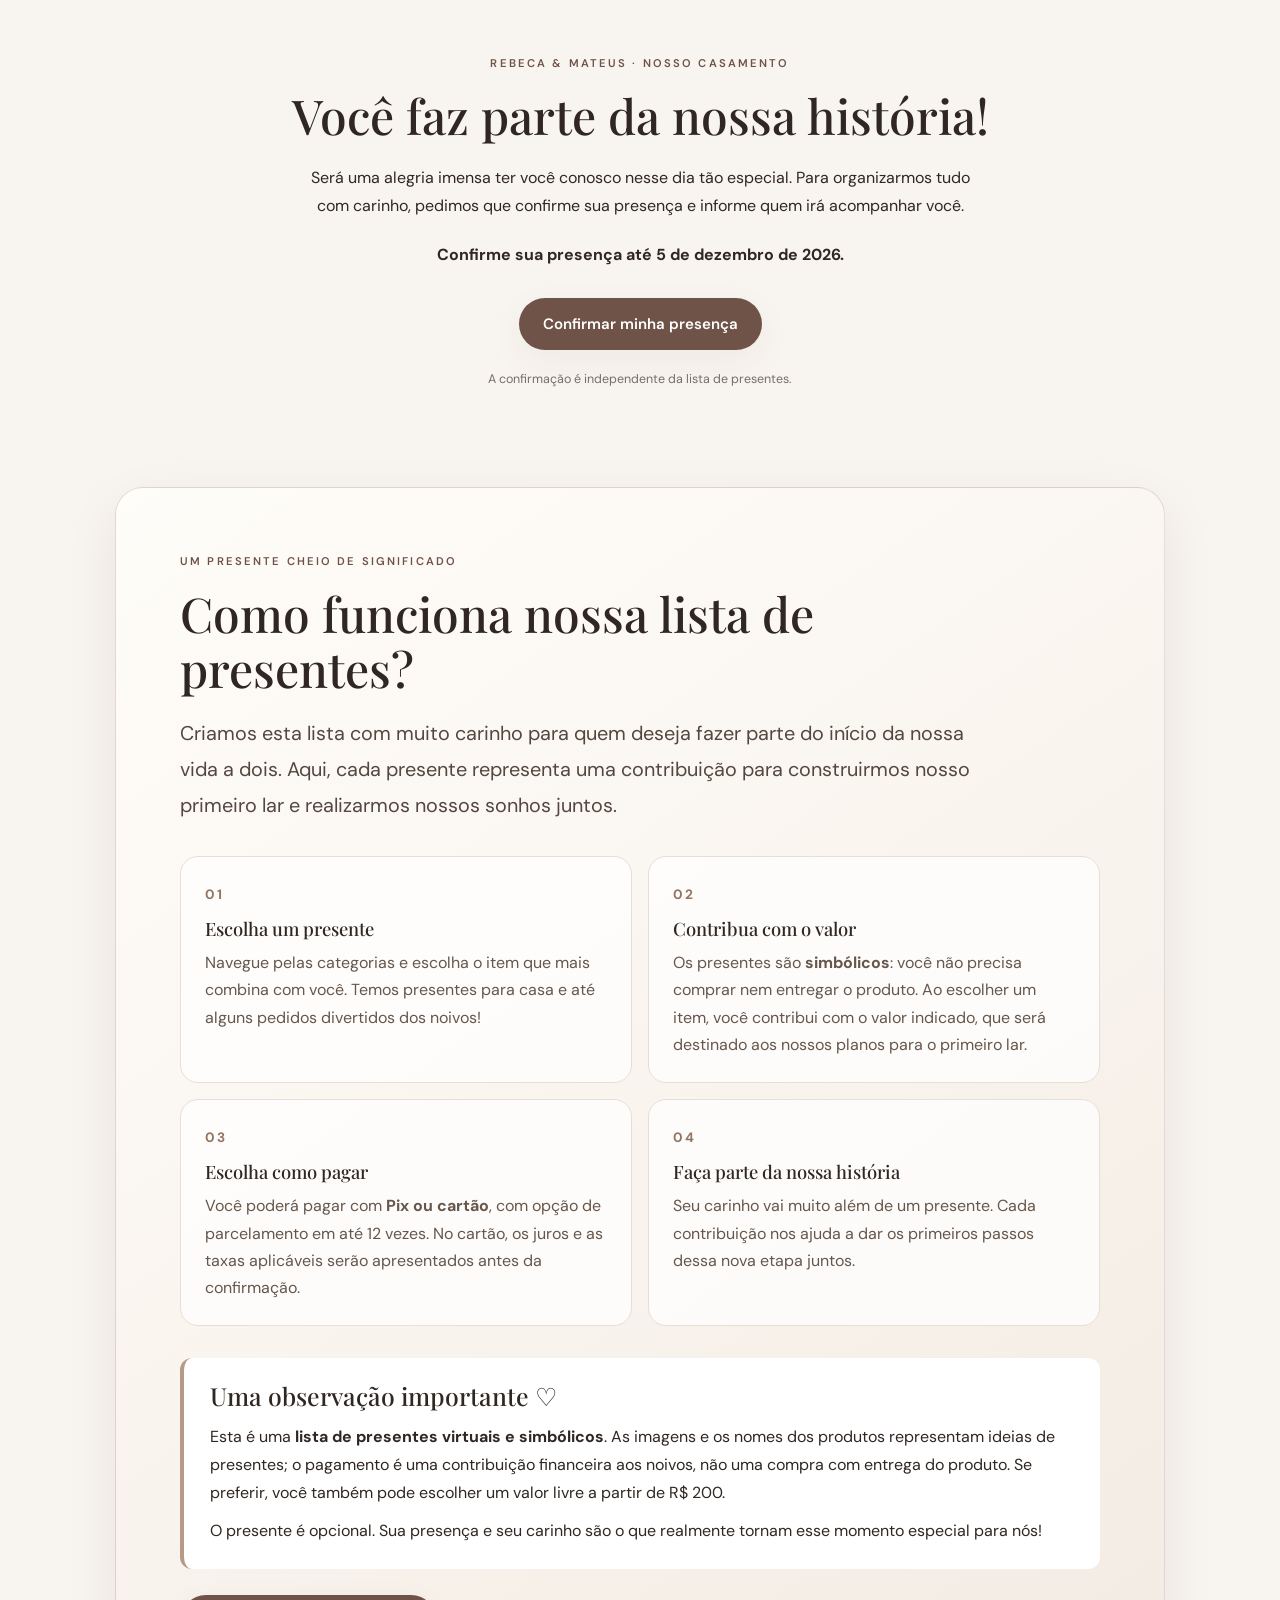
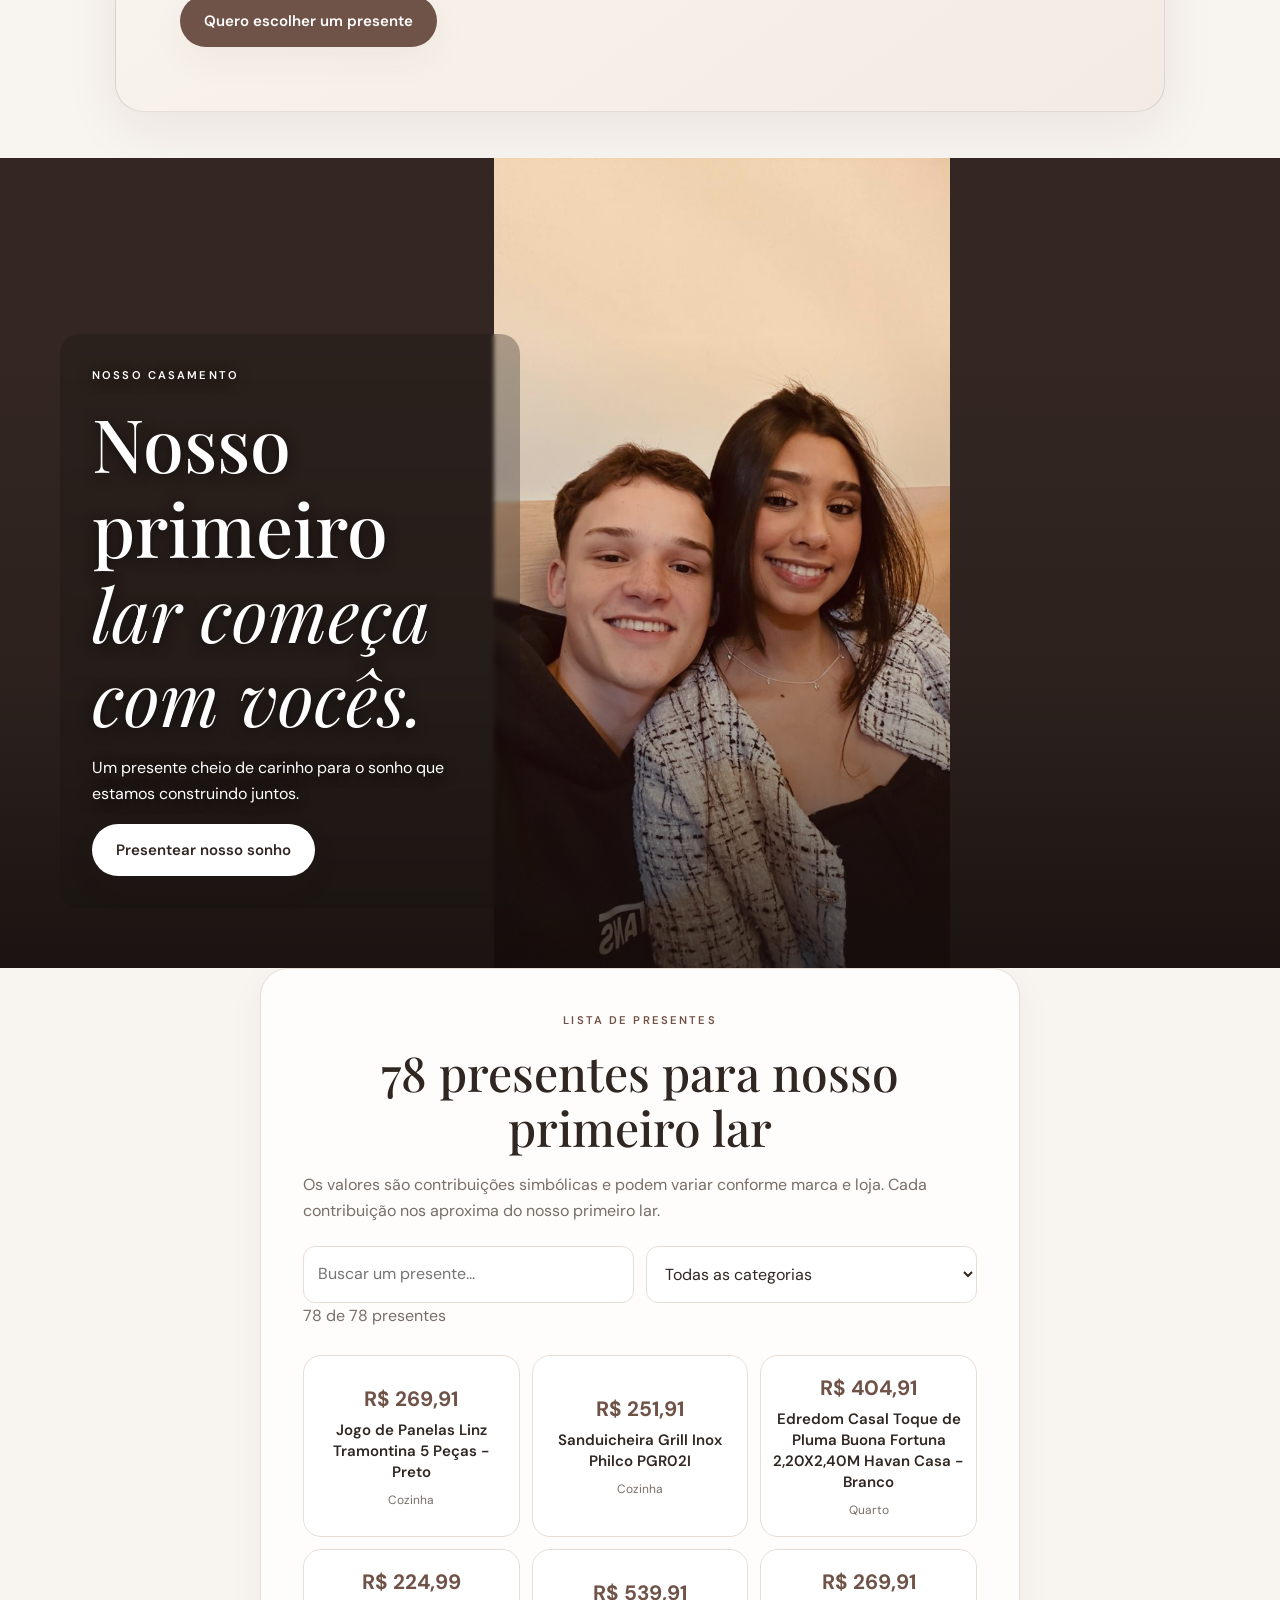
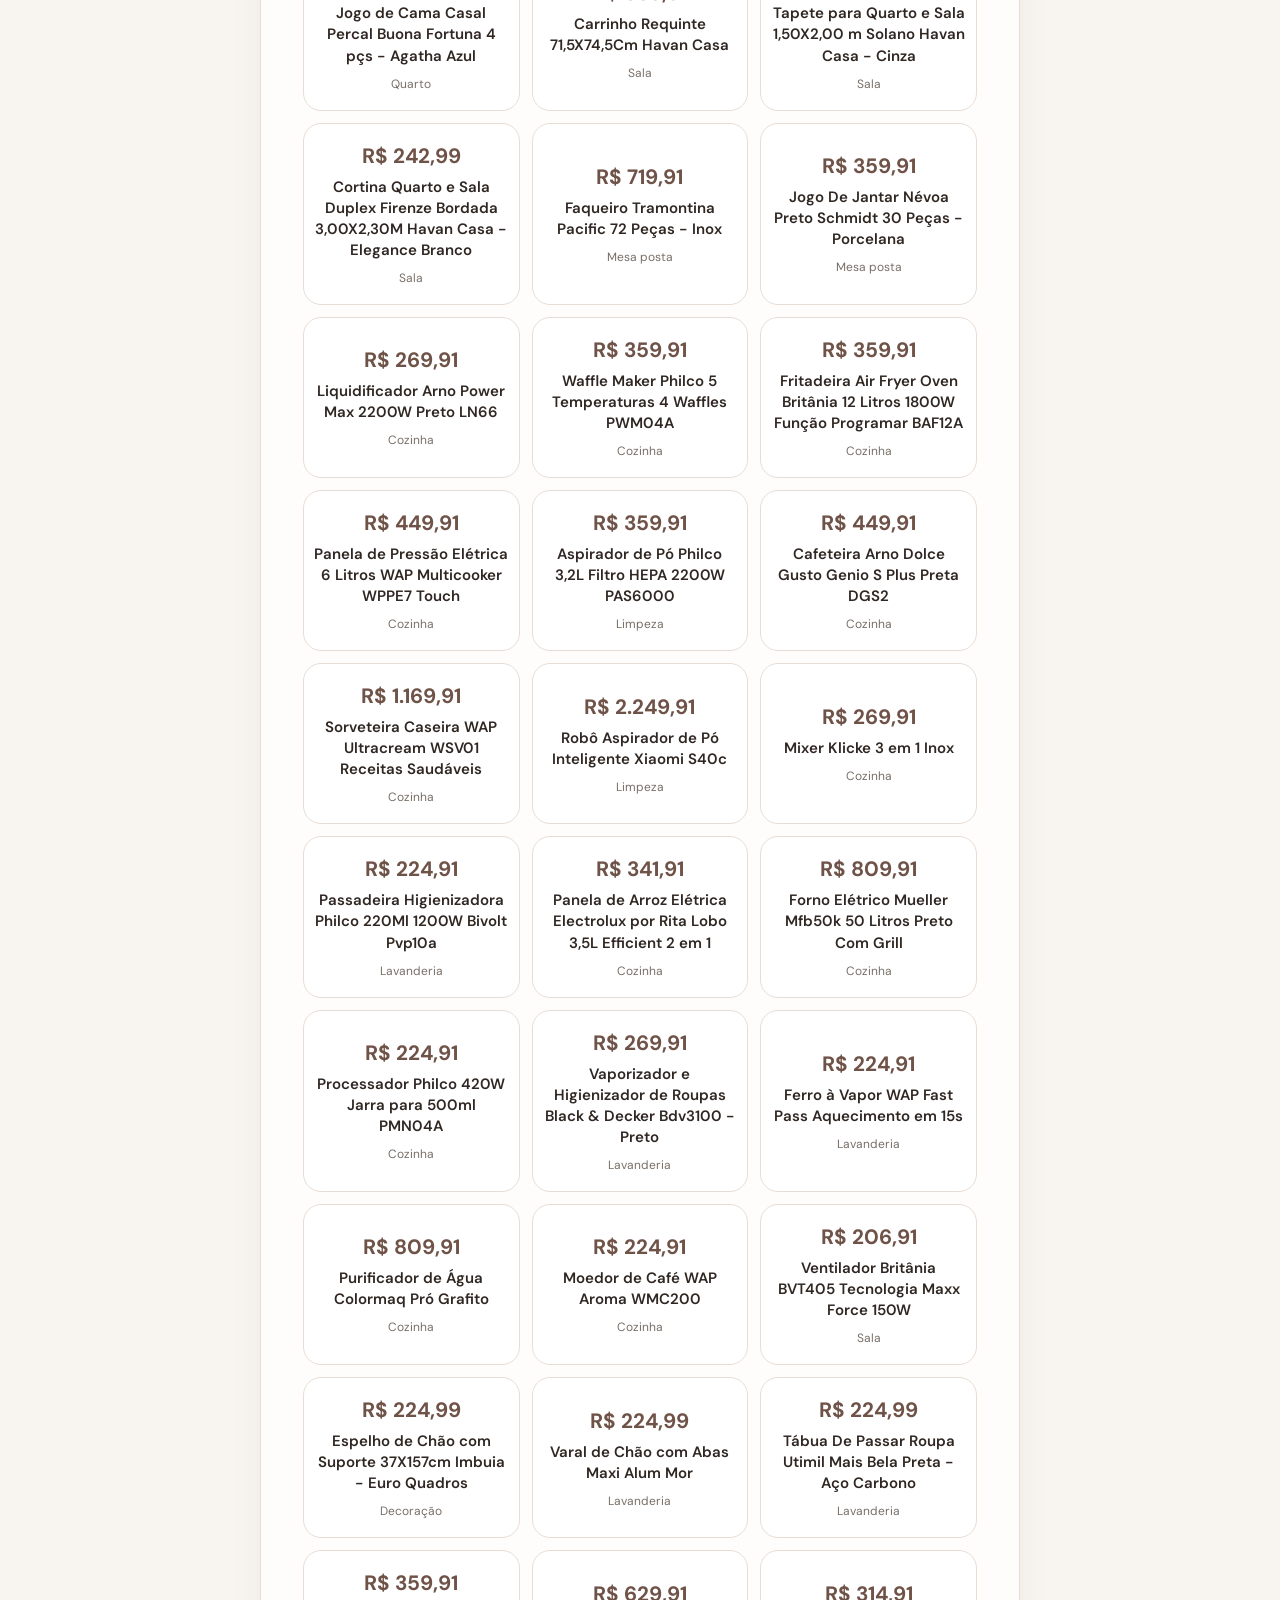
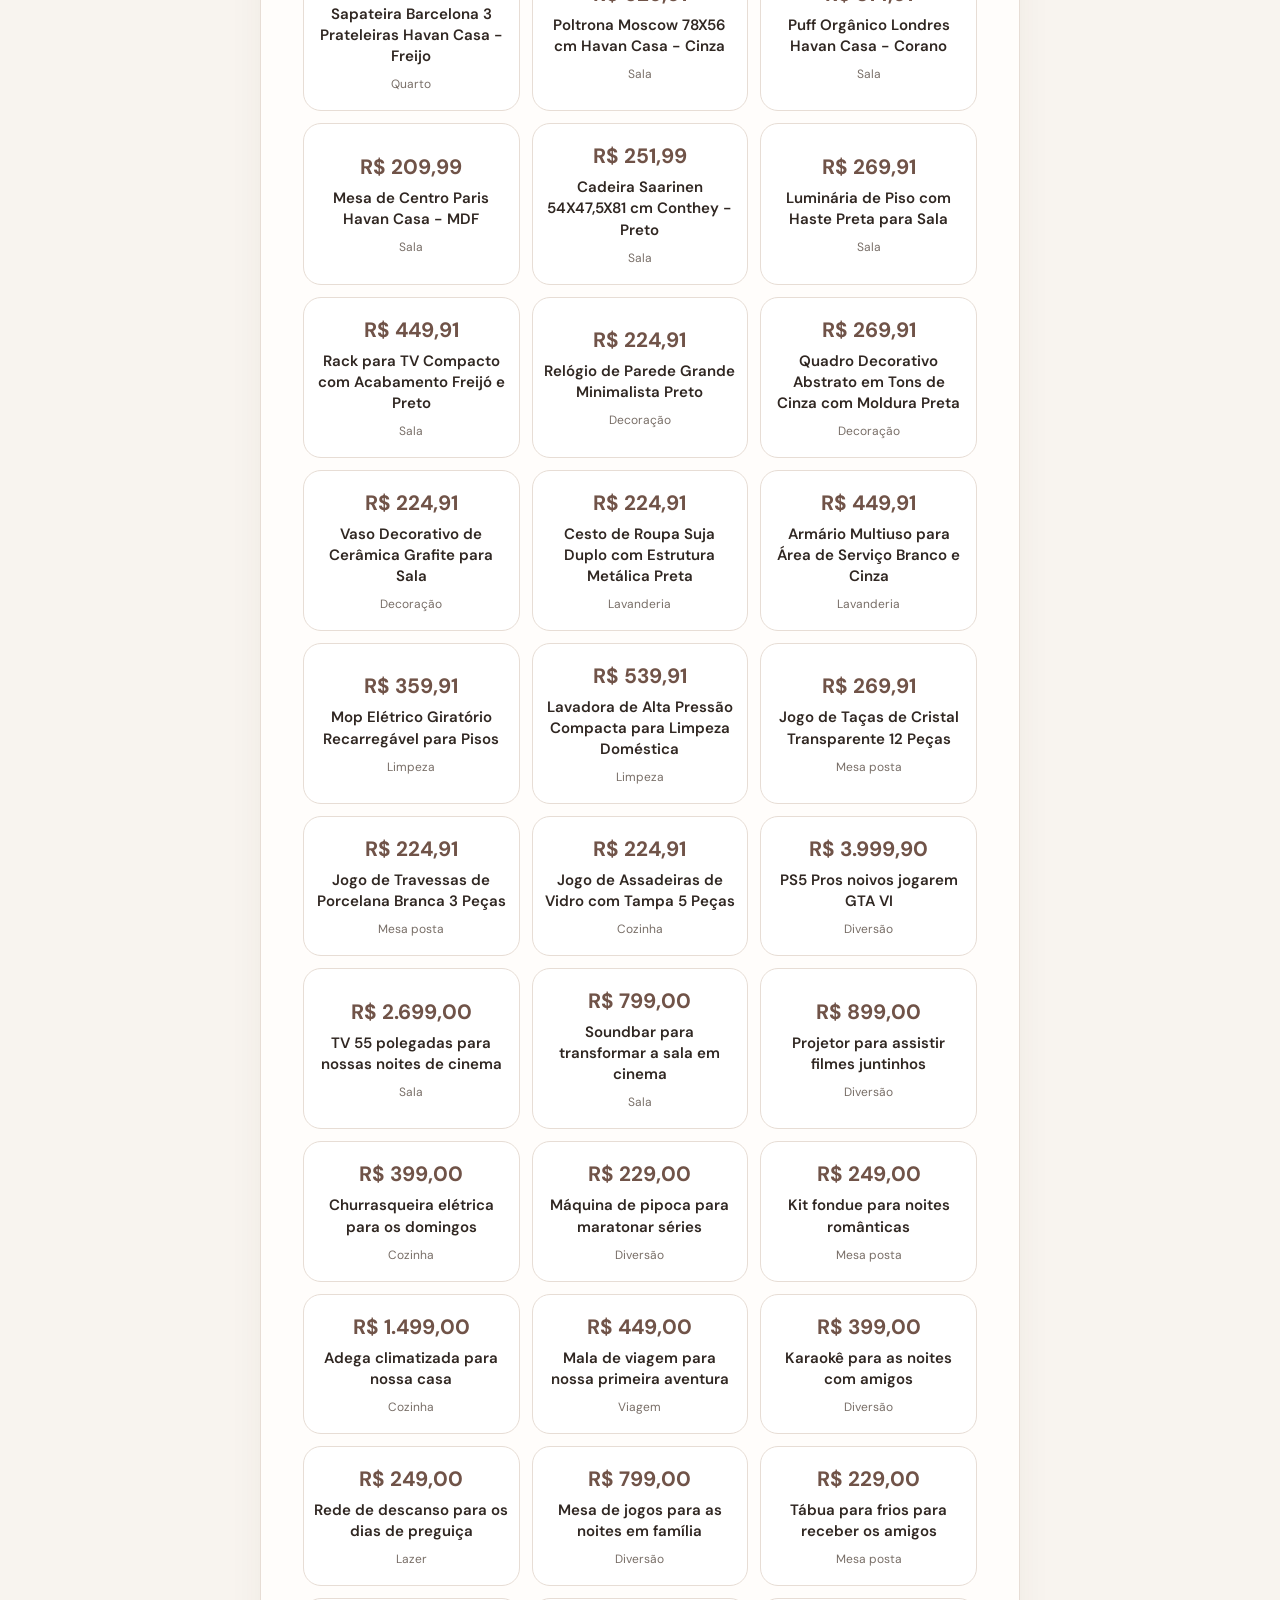
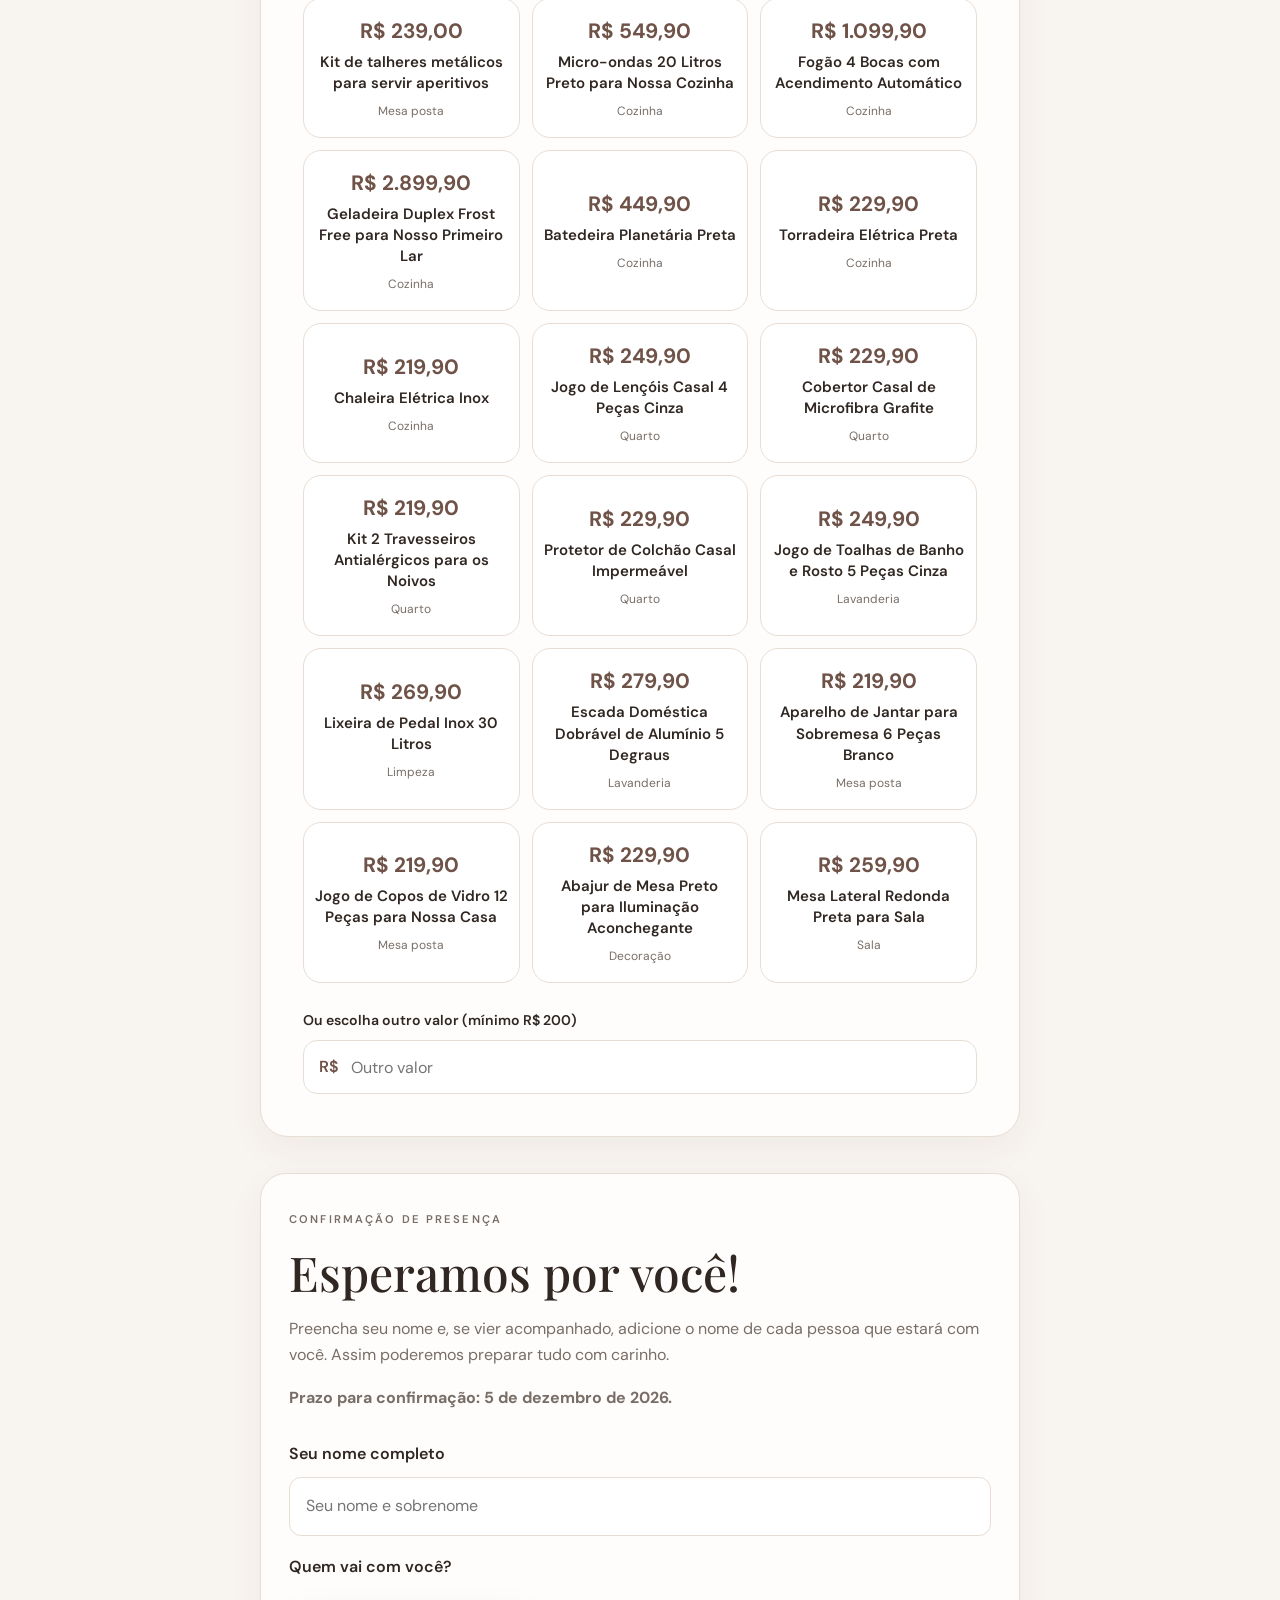
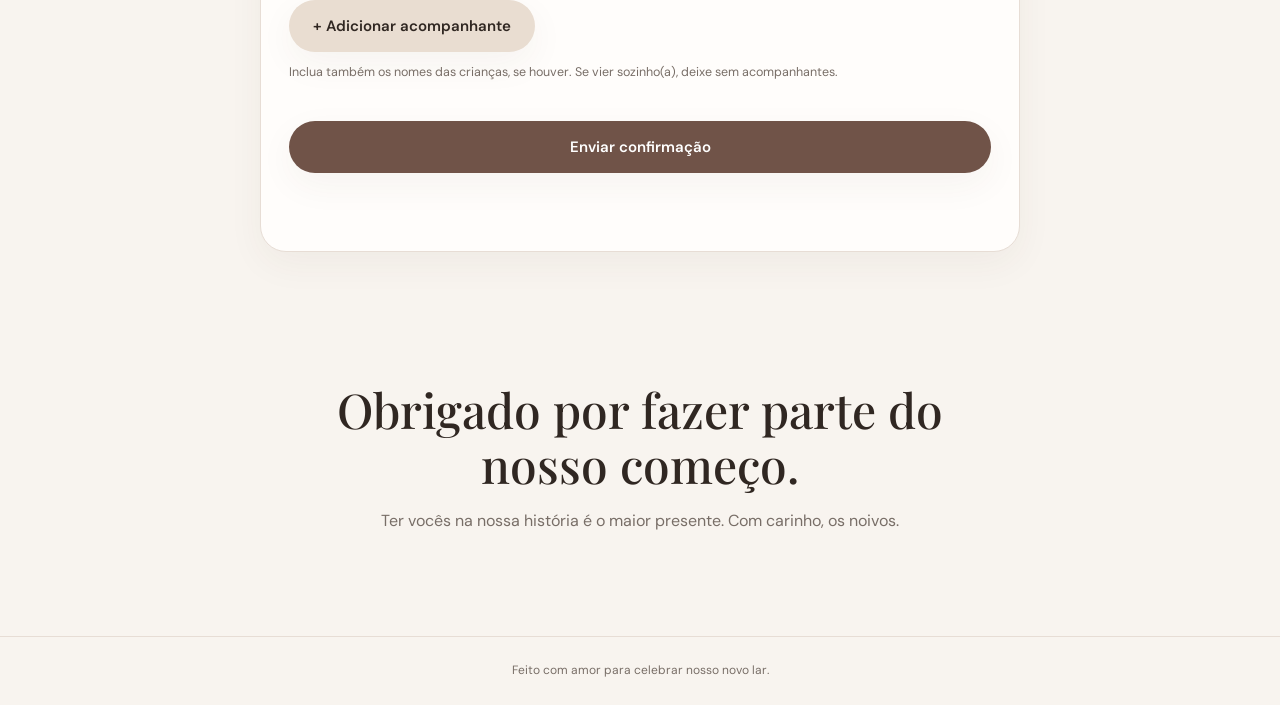
<file: index.html>
<!doctype html>
<html lang="pt-BR"><head><meta charset="utf-8"><meta name="viewport" content="width=device-width,initial-scale=1"><meta name="theme-color" content="#f8f4ef"><title>Nosso primeiro lar</title><link rel="stylesheet" href="style.css?v=rsvp-prazo-20261123"></head>
<body data-kind="geral">

<main><section class="section rsvp-intro" aria-labelledby="rsvp-intro-title"><p class="eyebrow">REBECA &amp; MATEUS · NOSSO CASAMENTO</p><h2 id="rsvp-intro-title">Você faz parte da nossa história!</h2><p>Será uma alegria imensa ter você conosco nesse dia tão especial. Para organizarmos tudo com carinho, pedimos que confirme sua presença e informe quem irá acompanhar você.</p><p class="rsvp-deadline"><strong>Confirme sua presença até 5 de dezembro de 2026.</strong></p><a class="button" href="#confirmar-presenca">Confirmar minha presença</a><p class="small muted">A confirmação é independente da lista de presentes.</p></section>
<section id="como-funciona" class="section how-section" aria-labelledby="how-title"><p class="eyebrow">UM PRESENTE CHEIO DE SIGNIFICADO</p><h2 id="how-title">Como funciona nossa lista de presentes?</h2><p class="how-lead">Criamos esta lista com muito carinho para quem deseja fazer parte do início da nossa vida a dois. Aqui, cada presente representa uma contribuição para construirmos nosso primeiro lar e realizarmos nossos sonhos juntos.</p><div class="how-steps"><article class="how-step"><span class="how-number">01</span><h3>Escolha um presente</h3><p>Navegue pelas categorias e escolha o item que mais combina com você. Temos presentes para casa e até alguns pedidos divertidos dos noivos!</p></article><article class="how-step"><span class="how-number">02</span><h3>Contribua com o valor</h3><p>Os presentes são <strong>simbólicos</strong>: você não precisa comprar nem entregar o produto. Ao escolher um item, você contribui com o valor indicado, que será destinado aos nossos planos para o primeiro lar.</p></article><article class="how-step"><span class="how-number">03</span><h3>Escolha como pagar</h3><p>Você poderá pagar com <strong>Pix ou cartão</strong>, com opção de parcelamento em até 12 vezes. No cartão, os juros e as taxas aplicáveis serão apresentados antes da confirmação.</p></article><article class="how-step"><span class="how-number">04</span><h3>Faça parte da nossa história</h3><p>Seu carinho vai muito além de um presente. Cada contribuição nos ajuda a dar os primeiros passos dessa nova etapa juntos.</p></article></div><div class="how-note"><h3>Uma observação importante ♡</h3><p>Esta é uma <strong>lista de presentes virtuais e simbólicos</strong>. As imagens e os nomes dos produtos representam ideias de presentes; o pagamento é uma contribuição financeira aos noivos, não uma compra com entrega do produto. Se preferir, você também pode escolher um valor livre a partir de R$ 200.</p><p>O presente é opcional. Sua presença e seu carinho são o que realmente tornam esse momento especial para nós!</p></div><a class="button" href="#presentear">Quero escolher um presente</a></section>
<header class="hero"><div class="hero-photo" aria-hidden="true"></div><div class="hero-content"><p class="eyebrow">NOSSO CASAMENTO</p><h1>Nosso primeiro<br><em>lar começa com vocês.</em></h1><p>Um presente cheio de carinho para o sonho que estamos construindo juntos.</p><a class="button" href="#presentear">Presentear nosso sonho</a></div></header>

<section id="presentear" class="section gift-section"><p class="eyebrow">LISTA DE PRESENTES</p><h2>78 presentes para nosso primeiro lar</h2><p class="muted">Os valores são contribuições simbólicas e podem variar conforme marca e loja. Cada contribuição nos aproxima do nosso primeiro lar.</p><div class="gift-tools"><input id="gift-search" type="search" placeholder="Buscar um presente..." aria-label="Buscar presentes"><select id="gift-category" aria-label="Filtrar categoria"><option value="">Todas as categorias</option></select></div><p id="gift-count" class="muted"></p><div id="gift-options" class="gift-grid"></div><label class="field-label" for="custom-amount">Ou escolha outro valor (mínimo R$ 200)</label><div class="money-input"><span>R$</span><input id="custom-amount" type="number" min="200" max="100000" step="1" placeholder="Outro valor" inputmode="decimal"></div>
<div id="checkout" class="checkout hidden" tabindex="-1">
<p class="eyebrow">UM CARINHO QUE VIRA LAR</p>
<h3>Que alegria ter você com a gente!</h3>
<p>Este presente é um gesto cheio de significado para o nosso primeiro lar. Escolha a forma de pagamento que for melhor para você, com carinho e sem obrigação.</p>
<div class="checkout-summary"><span id="checkout-name">Presente escolhido</span><strong id="checkout-price"></strong></div>
<p class="field-label">Como prefere presentear?</p>
<div class="payment-choices"><button id="choose-pix" type="button" class="button">Pagar com Pix</button><button id="choose-card" type="button" class="button secondary">Cartão em até 12x</button></div>
<p class="small muted" style="margin-top:12px">Pagamento protegido pela InfinitePay. No cartão, os juros e as taxas de parcelamento ficam a cargo do convidado e são informados antes da confirmação.</p>
<p id="checkout-notice" class="error" role="status" aria-live="polite"></p>
</div></section>
<section id="confirmar-presenca" class="section rsvp-form-section" aria-labelledby="rsvp-title"><p class="eyebrow">CONFIRMAÇÃO DE PRESENÇA</p><h2 id="rsvp-title">Esperamos por você!</h2><p>Preencha seu nome e, se vier acompanhado, adicione o nome de cada pessoa que estará com você. Assim poderemos preparar tudo com carinho.</p><p class="rsvp-deadline"><strong>Prazo para confirmação: 5 de dezembro de 2026.</strong></p><form id="rsvp-form" class="rsvp-form"><label for="rsvp-name">Seu nome completo</label><input id="rsvp-name" name="name" type="text" autocomplete="name" maxlength="120" required placeholder="Seu nome e sobrenome"><label>Quem vai com você?</label><div id="rsvp-guests" class="rsvp-guests"></div><button id="rsvp-add" class="button secondary" type="button">+ Adicionar acompanhante</button><p class="small muted">Inclua também os nomes das crianças, se houver. Se vier sozinho(a), deixe sem acompanhantes.</p><button id="rsvp-submit" class="button full" type="submit">Enviar confirmação</button><p id="rsvp-feedback" class="rsvp-feedback" role="status" aria-live="polite"></p></form></section>
<section class="closing section"><h2>Obrigado por fazer parte do nosso começo.</h2><p>Ter vocês na nossa história é o maior presente. Com carinho, os noivos.</p></section></main><footer>Feito com amor para celebrar nosso novo lar.</footer><script src="config.js"></script><script src="presentes.js?v=lista78-essenciais-20261121"></script><script src="checkout-main.js?v=3"></script><script src="rsvp.js?v=1"></script></body></html>
</file>
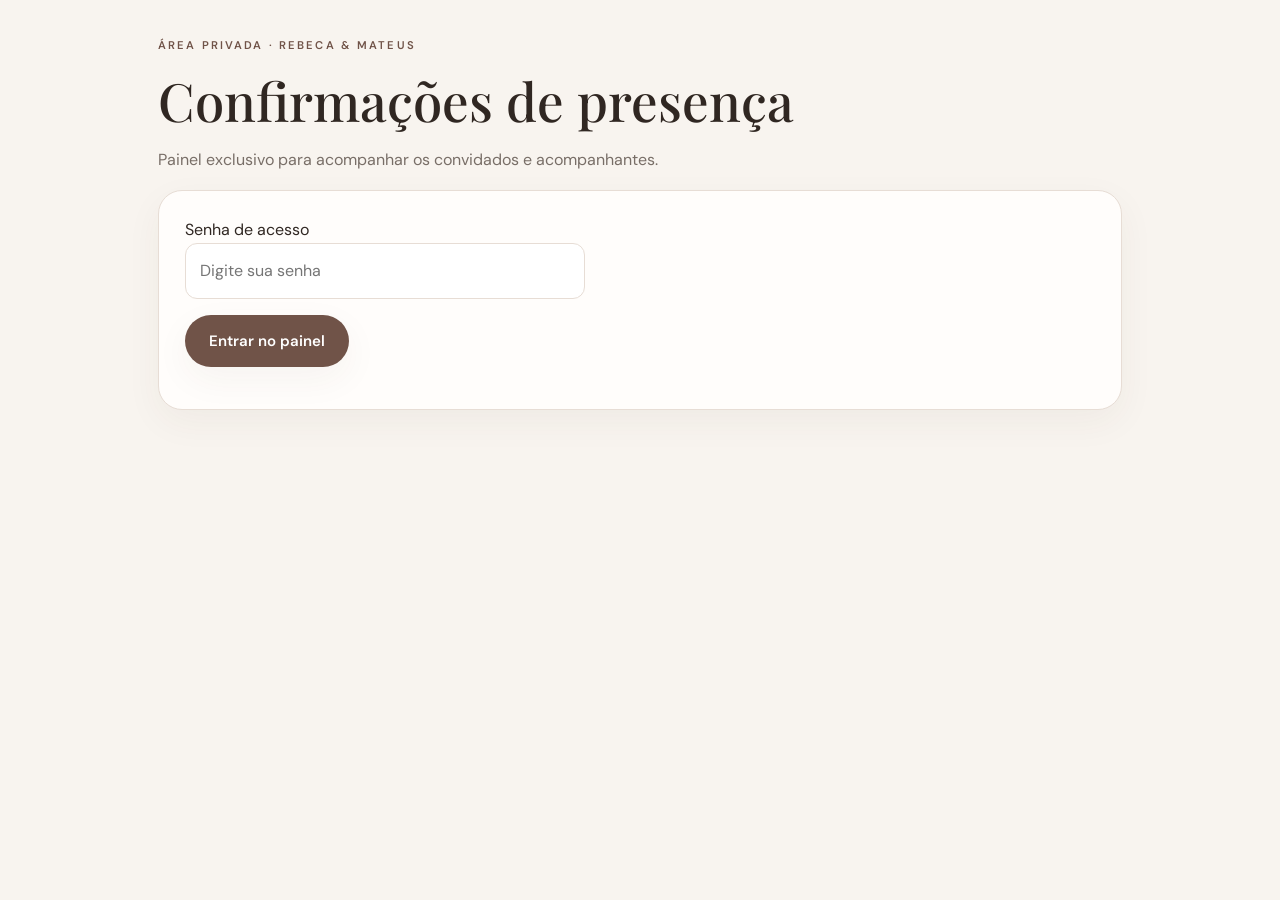
<file: admin-confirmacoes.html>
<!doctype html><html lang="pt-BR"><head><meta charset="utf-8"><meta name="viewport" content="width=device-width,initial-scale=1"><meta name="robots" content="noindex,nofollow,noarchive"><title>Confirmações | Rebeca e Mateus</title><link rel="stylesheet" href="style.css?v=rsvp-prazo-20261123"><style>.admin{max-width:1000px;margin:auto;padding:36px 18px 80px}.admin-panel{background:var(--paper);border:1px solid var(--line);border-radius:24px;padding:26px;box-shadow:var(--shadow)}.admin input{padding:14px;border:1px solid var(--line);border-radius:12px;font:inherit;font-size:16px;width:100%;max-width:400px}.admin-stats{display:grid;grid-template-columns:repeat(2,1fr);gap:12px;margin:22px 0}.admin-stat{background:var(--cream);border-radius:16px;padding:20px}.admin-stat strong{display:block;font-size:2rem;color:var(--brown)}.admin-list{display:grid;gap:12px;margin-top:20px}.admin-entry{border:1px solid var(--line);border-radius:14px;padding:16px}.admin-entry p{margin:5px 0}.admin-actions{display:flex;flex-wrap:wrap;gap:10px;margin-top:12px}.admin-actions button{box-shadow:none}.admin-msg{margin-top:14px}.admin-note{font-size:.88rem;color:var(--muted)}@media(max-width:600px){.admin{padding:22px 12px}.admin-panel{padding:20px 15px}}</style></head><body><main class="admin"><p class="eyebrow">ÁREA PRIVADA · REBECA &amp; MATEUS</p><h1 style="font-size:clamp(2rem,7vw,3.3rem)">Confirmações de presença</h1><p class="muted">Painel exclusivo para acompanhar os convidados e acompanhantes.</p><section class="admin-panel"><form id="admin-login"><label for="admin-password">Senha de acesso</label><p><input id="admin-password" type="password" autocomplete="off" required placeholder="Digite sua senha"></p><button class="button" type="submit">Entrar no painel</button></form><div id="admin-content" hidden><div class="admin-stats"><div class="admin-stat"><span>Confirmações</span><strong id="admin-count">0</strong></div><div class="admin-stat"><span>Total de pessoas</span><strong id="admin-people">0</strong></div></div><input id="admin-search" type="search" placeholder="Buscar convidado ou acompanhante..." aria-label="Buscar confirmações"><div class="admin-actions"><button class="button secondary" id="admin-refresh" type="button">Atualizar lista</button><button class="button secondary" id="admin-export" type="button">Exportar CSV</button><button class="button secondary" id="admin-exit" type="button">Sair</button></div><p class="admin-note">Os dados são consultados diretamente na planilha conectada.</p><div id="admin-list" class="admin-list"></div></div><p id="admin-msg" class="admin-msg" role="status"></p></section></main><script src="admin-confirmacoes.js?v=1"></script></body></html>
</file>
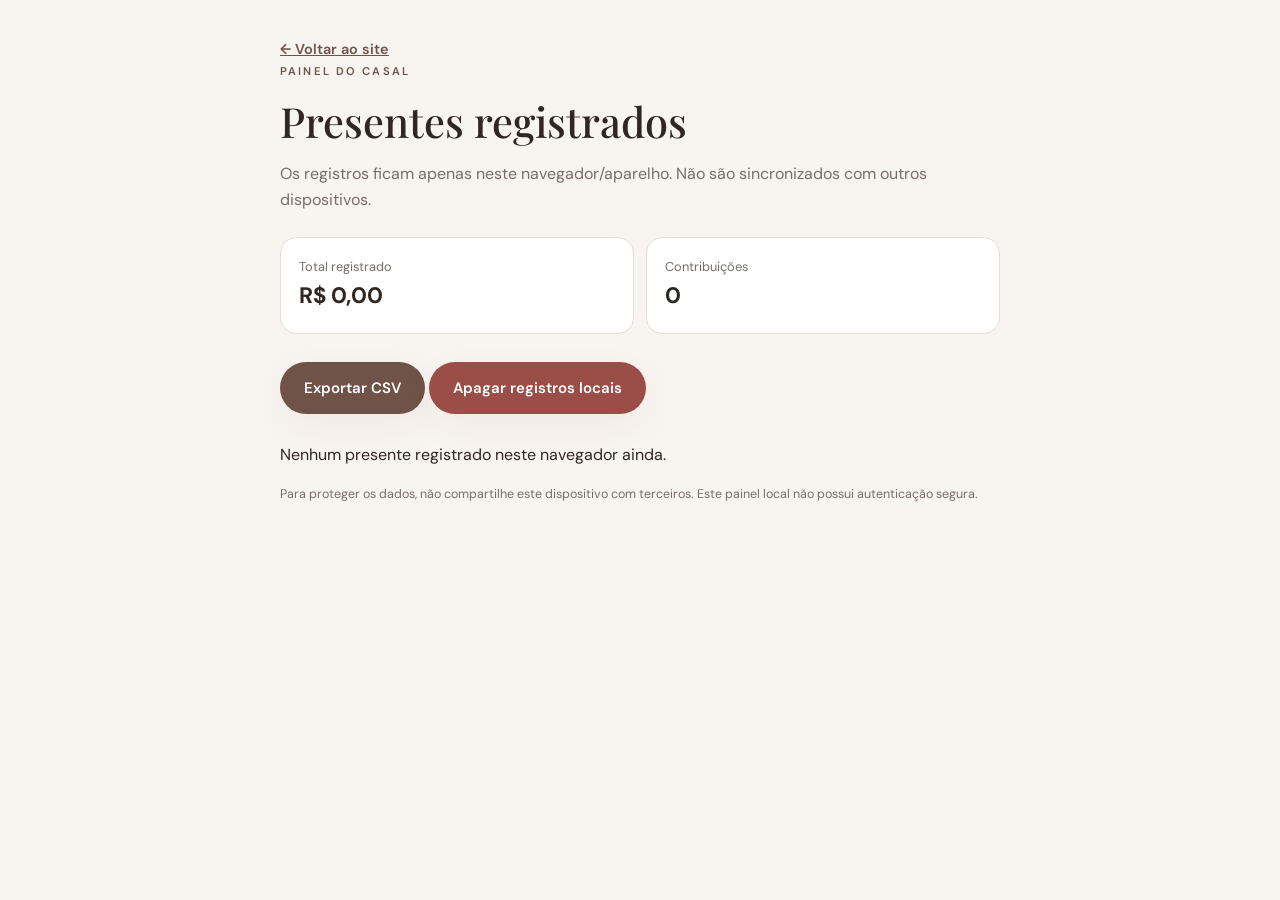
<file: admin.html>
<!doctype html><html lang="pt-BR"><head><meta charset="utf-8"><meta name="viewport" content="width=device-width,initial-scale=1"><title>Painel local | Nosso primeiro lar</title><link rel="stylesheet" href="style.css"></head><body class="admin-body"><main class="admin-wrap"><a class="text-link" href="index.html">← Voltar ao site</a><p class="eyebrow">PAINEL DO CASAL</p><h1>Presentes registrados</h1><p class="muted">Os registros ficam apenas neste navegador/aparelho. Não são sincronizados com outros dispositivos.</p><div class="admin-stats"><article><span>Total registrado</span><strong id="total">R$ 0,00</strong></article><article><span>Contribuições</span><strong id="count">0</strong></article></div><button id="export" class="button">Exportar CSV</button> <button id="clear" class="button danger">Apagar registros locais</button><div id="records" class="records"></div><p class="small muted">Para proteger os dados, não compartilhe este dispositivo com terceiros. Este painel local não possui autenticação segura.</p></main><script src="config.js"></script><script src="admin.js"></script></body></html>
</file>
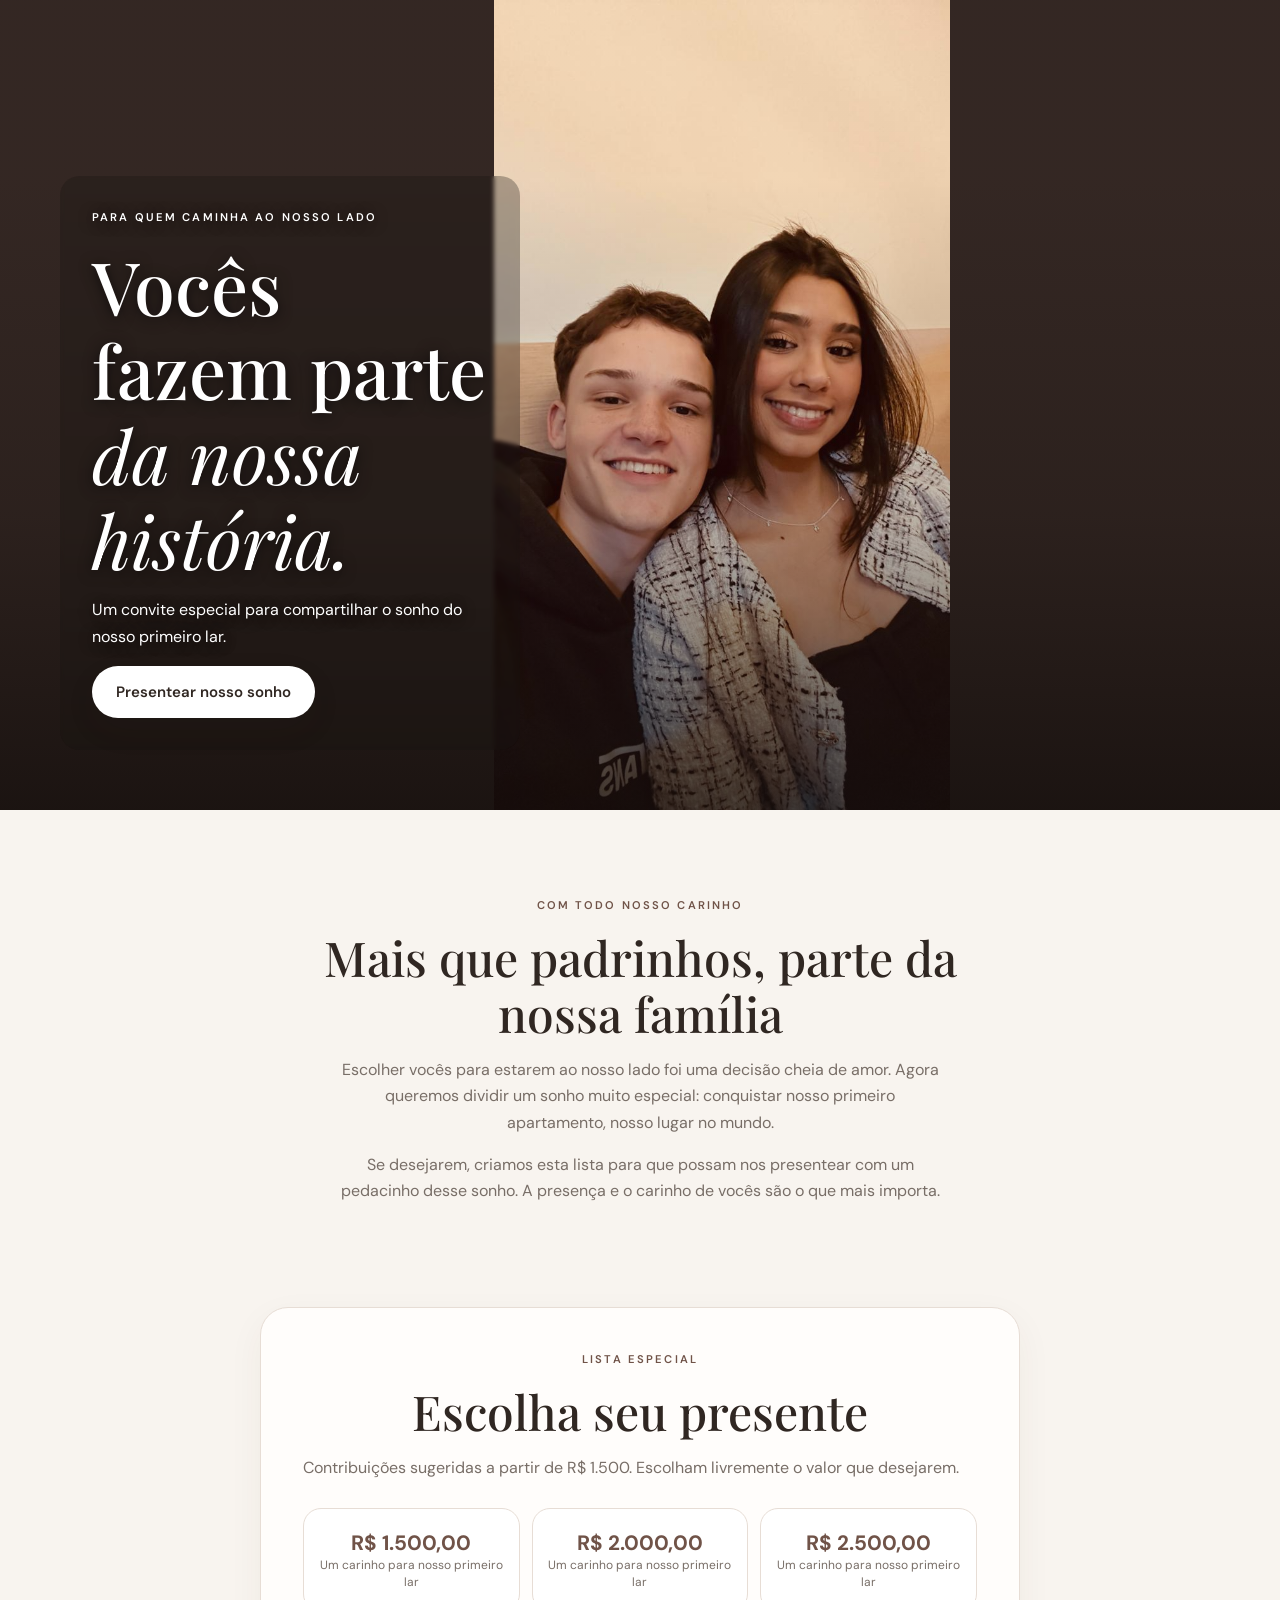
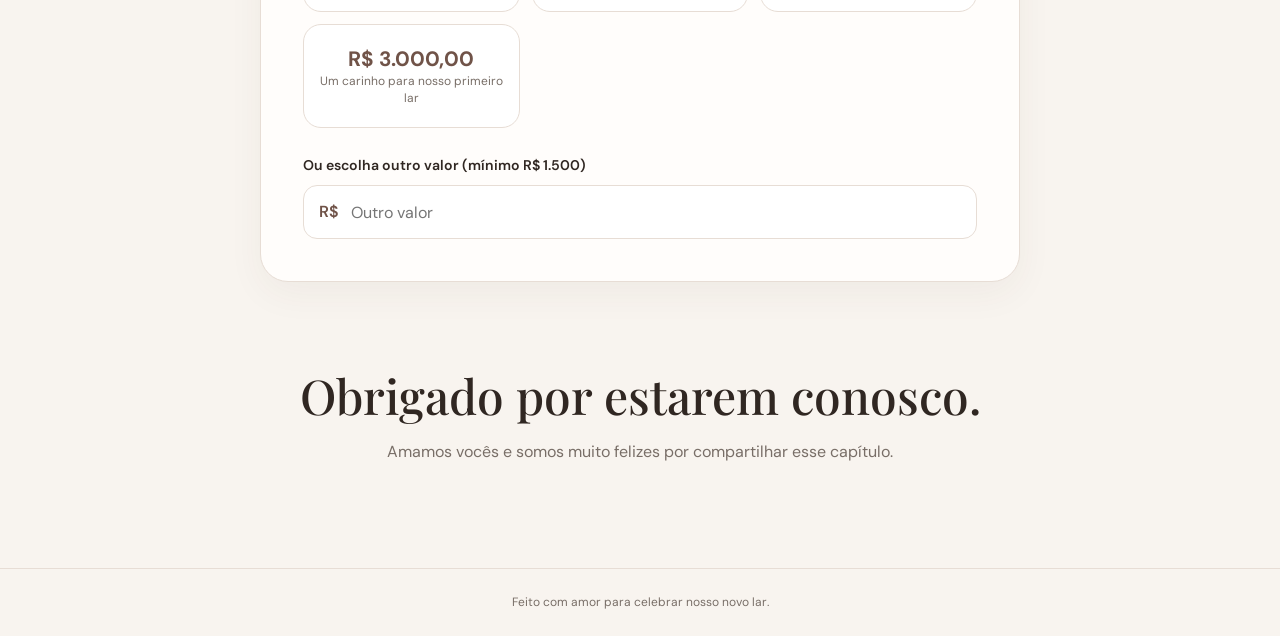
<file: padrinhos.html>
<!doctype html><html lang="pt-BR"><head><meta charset="utf-8"><meta name="viewport" content="width=device-width,initial-scale=1"><meta name="theme-color" content="#f8f4ef"><title>Um presente dos nossos padrinhos</title><link rel="stylesheet" href="style.css?v=padrinhos-checkout1"></head><body data-kind="padrinhos">
<header class="hero godparents"><div class="hero-photo" aria-hidden="true"></div><div class="hero-content"><p class="eyebrow">PARA QUEM CAMINHA AO NOSSO LADO</p><h1>Vocês fazem parte<br><em>da nossa história.</em></h1><p>Um convite especial para compartilhar o sonho do nosso primeiro lar.</p><a class="button" href="#presentear">Presentear nosso sonho</a></div></header>
<main><section class="story section"><p class="eyebrow">COM TODO NOSSO CARINHO</p><h2>Mais que padrinhos, parte da nossa família</h2><p>Escolher vocês para estarem ao nosso lado foi uma decisão cheia de amor. Agora queremos dividir um sonho muito especial: conquistar nosso primeiro apartamento, nosso lugar no mundo.</p><p>Se desejarem, criamos esta lista para que possam nos presentear com um pedacinho desse sonho. A presença e o carinho de vocês são o que mais importa.</p></section>
<section id="presentear" class="section gift-section"><p class="eyebrow">LISTA ESPECIAL</p><h2>Escolha seu presente</h2><p class="muted">Contribuições sugeridas a partir de R$ 1.500. Escolham livremente o valor que desejarem.</p><div id="gift-options" class="gift-grid"></div><label class="field-label" for="custom-amount">Ou escolha outro valor (mínimo R$ 1.500)</label><div class="money-input"><span>R$</span><input id="custom-amount" type="number" min="1500" step="1" placeholder="Outro valor" inputmode="decimal"></div><div id="checkout" class="checkout hidden" tabindex="-1"><p class="eyebrow">UM PRESENTE CHEIO DE CARINHO</p><h3>Que alegria ter vocês ao nosso lado!</h3><p>Este gesto faz parte de um novo capítulo da nossa história. Escolham a forma de pagamento mais confortável para vocês, sem obrigação.</p><div class="checkout-summary"><span id="checkout-name">Presente especial dos padrinhos</span><strong id="checkout-price"></strong></div><p class="field-label">Como preferem presentear?</p><div class="payment-choices"><button id="choose-pix" type="button" class="button">Pagar com Pix</button><button id="choose-card" type="button" class="button secondary">Cartão em até 12x</button></div><p class="small muted" style="margin-top:12px">Pagamento seguro pela InfinitePay. No cartão, os encargos do parcelamento são mostrados antes da confirmação e ficam por conta de quem presenteia.</p><p id="checkout-notice" class="error" role="status" aria-live="polite"></p></div></section>
<section class="closing section"><h2>Obrigado por estarem conosco.</h2><p>Amamos vocês e somos muito felizes por compartilhar esse capítulo.</p></section></main><footer>Feito com amor para celebrar nosso novo lar.</footer><script src="config.js"></script><script src="checkout-padrinhos.js?v=1"></script></body></html>
</file>
<file: style.css>
@import url('https://fonts.googleapis.com/css2?family=DM+Sans:wght@400;500;600&family=Playfair+Display:ital,wght@0,400;0,500;0,600;1,400;1,500&display=swap');
:root{--cream:#f8f4ef;--paper:#fffdfb;--beige:#e9ddd1;--rose:#c59b96;--brown:#705348;--ink:#302722;--muted:#786e67;--line:#e7ddd5;--shadow:0 12px 36px #4b33200d}*{box-sizing:border-box}html{scroll-behavior:smooth}body{margin:0;background:var(--cream);color:var(--ink);font-family:'DM Sans',sans-serif;line-height:1.65}h1,h2,h3{font-family:'Playfair Display',serif;font-weight:500;line-height:1.15;margin:0 0 16px}h1{font-size:clamp(2.6rem,11vw,4.6rem)}h1 em{color:var(--brown);font-weight:400}h2{font-size:clamp(2rem,8vw,3rem)}h3{font-size:1.55rem}p{margin:0 0 16px}.hero{min-height:92svh;position:relative;display:flex;align-items:flex-end;padding:34px 24px 54px;overflow:hidden;background:linear-gradient(180deg,#5d4a3c18 0%,#3c2c248c 100%),url('casal.jpeg?v=2427bed98a74') center/cover no-repeat}.hero-photo{position:absolute;inset:0;background:linear-gradient(0deg,#f8f4ef 0%,#f8f4ef00 56%);pointer-events:none}.hero-content{position:relative;max-width:650px;margin:auto 0 0;z-index:1}.hero-content>p:not(.eyebrow){max-width:420px;color:#54483f}.eyebrow{font-size:.7rem;letter-spacing:.19em;font-weight:600;color:var(--brown);margin-bottom:16px}.button{display:inline-flex;align-items:center;justify-content:center;border:0;border-radius:999px;background:var(--brown);color:white;text-decoration:none;font:600 .94rem 'DM Sans',sans-serif;padding:15px 24px;min-height:52px;cursor:pointer;box-shadow:var(--shadow);transition:transform .18s,opacity .18s}.button:active{transform:scale(.98)}.button.secondary{background:var(--beige);color:var(--ink)}.button.full{width:100%;margin-top:12px}.section{padding:62px 24px;max-width:760px;margin:0 auto}.story{text-align:center}.story p:not(.eyebrow){color:var(--muted);max-width:600px;margin:0 auto 16px}.gift-section{background:var(--paper);border:1px solid var(--line);border-radius:28px;margin:0 14px;padding:32px 20px;box-shadow:var(--shadow)}.gift-section h2,.gift-section>.eyebrow{text-align:center}.muted{color:var(--muted)}.gift-grid{display:grid;grid-template-columns:repeat(2,minmax(0,1fr));gap:12px;margin:26px 0}.gift-option{border:1px solid var(--line);background:#fff;border-radius:18px;padding:18px 10px;text-align:center;cursor:pointer;min-height:104px;color:var(--ink);font-family:inherit}.gift-option strong{display:block;font-size:1.3rem;color:var(--brown)}.gift-option span{font-size:.75rem;color:var(--muted)}.gift-option.selected{border:2px solid var(--brown);background:#f6eee8;box-shadow:0 0 0 3px #70534812}.field-label{display:block;font-size:.88rem;font-weight:600;margin:18px 0 8px}.money-input{display:flex;align-items:center;gap:10px;border:1px solid var(--line);background:#fff;border-radius:14px;padding:0 15px;height:54px}.money-input span{color:var(--brown);font-weight:600}.money-input input{border:0;outline:0;width:100%;font:1rem 'DM Sans';background:transparent;color:var(--ink)}input,textarea{font:inherit}.form-grid{margin-top:14px}.form-grid input,.form-grid textarea{display:block;width:100%;margin-top:8px;padding:14px;border:1px solid var(--line);border-radius:13px;background:#fff;color:var(--ink);font:400 .95rem 'DM Sans';resize:vertical}.error{color:#a33;margin-top:8px}.pix-panel{margin-top:24px;padding:22px 16px;border-radius:20px;background:var(--cream);text-align:center;border:1px solid var(--line)}.pix-panel textarea{width:100%;padding:12px;border:1px solid var(--line);border-radius:10px;background:white;font-size:.75rem;word-break:break-all}.qr{display:flex;justify-content:center;margin:18px auto;background:white;padding:12px;width:max-content;max-width:100%;border-radius:12px}.qr img,.qr canvas{max-width:100%;height:auto}.small{font-size:.78rem}.text-button,.text-link{border:0;background:none;color:var(--brown);text-decoration:underline;font:600 .9rem 'DM Sans';cursor:pointer;display:inline-block;margin-top:12px}.closing{text-align:center}.closing p{color:var(--muted)}footer{text-align:center;padding:24px;color:var(--muted);font-size:.75rem;border-top:1px solid var(--line)}.hidden{display:none!important}.godparents{background-image:linear-gradient(180deg,#5d4a3c18 0%,#3c2c248c 100%),url('casal.jpeg?v=2427bed98a74')}.admin-body{min-height:100vh}.admin-wrap{max-width:760px;margin:auto;padding:28px 20px}.admin-wrap h1{font-size:2.6rem}.admin-stats{display:grid;grid-template-columns:1fr 1fr;gap:12px;margin:24px 0}.admin-stats article{background:white;border:1px solid var(--line);border-radius:16px;padding:18px}.admin-stats span{display:block;font-size:.8rem;color:var(--muted)}.admin-stats strong{font-size:1.4rem}.records{margin-top:24px}.record{background:white;border:1px solid var(--line);padding:16px;border-radius:14px;margin-bottom:10px}.record strong{display:block}.danger{background:#9b4d48}.admin-wrap .button{margin:4px 0}@media(min-width:700px){.hero{min-height:720px;padding:60px}.section{padding:86px 36px}.gift-section{margin:0 auto;padding:42px}.gift-grid{grid-template-columns:repeat(3,minmax(0,1fr))}}
.gift-tools{display:grid;grid-template-columns:1fr 1fr;gap:12px;margin-top:22px}.gift-tools input,.gift-tools select{width:100%;min-width:0;padding:14px;border:1px solid var(--line);border-radius:12px;background:#fff;color:var(--ink);font:inherit}.gift-option .gift-name{font-weight:600;font-size:.94rem;line-height:1.4;display:block;color:var(--ink);margin:8px 0}.gift-option .gift-category{font-size:.75rem;color:var(--muted)}@media(max-width:520px){.gift-tools{grid-template-columns:1fr}}

.checkout{margin:28px 0;padding:26px 20px;border:1px solid var(--line);border-radius:22px;background:linear-gradient(145deg,#f8f1ea,#fffdfb);box-shadow:var(--shadow);scroll-margin-top:20px}.checkout h3{margin-bottom:12px}.checkout>p:not(.eyebrow){color:var(--muted)}.checkout-summary{display:flex;justify-content:space-between;align-items:center;gap:14px;background:#fff;padding:16px;border:1px solid var(--line);border-radius:14px;margin:18px 0}.checkout-summary span{font-weight:600}.checkout-summary strong{color:var(--brown);white-space:nowrap;font-size:1.25rem}.payment-choices{display:grid;grid-template-columns:1fr 1fr;gap:10px}.payment-choices .button{padding:12px 10px;font-size:.85rem}.checkout .field-label{margin-top:12px}@media(max-width:480px){.payment-choices{grid-template-columns:1fr}.checkout-summary{align-items:flex-start;flex-direction:column;gap:4px}}

.hero{background-image:linear-gradient(90deg,rgba(20,15,12,.80),rgba(20,15,12,.38)),url('casal.jpeg?v=2427bed98a74')}.hero .hero-content{background:rgba(20,15,12,.38);padding:24px;border-radius:20px}.hero .hero-content h1,.hero .hero-content h1 em,.hero .hero-content .eyebrow,.hero .hero-content>p{color:white!important;text-shadow:0 2px 12px rgba(0,0,0,.7)}.hero .hero-content .button{background:#fff;color:#302722}.gift-option.fun-gift{background:#fff7ed;border:1px dashed #aa8068}

/* Foto atualizada: enquadramento responsivo, com texto sempre legível */
.hero{background-image:linear-gradient(90deg,rgba(24,18,16,.72) 0%,rgba(24,18,16,.40) 58%,rgba(24,18,16,.18) 100%),url('casal.jpeg?v=2427bed98a74');background-position:center center,center 38%;background-size:cover;min-height:min(92svh,900px)}
.hero .hero-content{max-width:620px;background:rgba(26,20,17,.30);padding:clamp(18px,3vw,32px);border-radius:20px;backdrop-filter:blur(2px);-webkit-backdrop-filter:blur(2px)}
.hero .hero-content h1,.hero .hero-content h1 em,.hero .hero-content .eyebrow,.hero .hero-content>p{color:#fff!important;text-shadow:0 2px 14px rgba(0,0,0,.65)}
@media(max-width:700px){.hero{min-height:85svh;background-image:linear-gradient(0deg,rgba(20,15,13,.88) 0%,rgba(20,15,13,.43) 48%,rgba(20,15,13,.12) 100%),url('casal.jpeg?v=2427bed98a74');background-position:center center,center 30%;padding:24px 18px 38px}.hero .hero-content{padding:18px;background:rgba(20,15,13,.26)}.hero h1{font-size:clamp(2.25rem,10vw,3.6rem)}}
@media(prefers-reduced-motion:reduce){html{scroll-behavior:auto}}

/* Enquadramento otimizado para retrato vertical 720x1280 */
.hero{background-image:linear-gradient(90deg,rgba(20,15,13,.76),rgba(20,15,13,.13)),url('casal.jpeg?v=foto-nova-20261024');background-position:center,50% 38%;background-size:cover;background-repeat:no-repeat}
.hero .hero-content{max-width:590px}
@media(min-width:950px){.hero{background-position:center,50% 34%;min-height:780px}}
@media(max-width:699px){.hero{background-image:linear-gradient(to top,rgba(17,13,11,.86) 0%,rgba(17,13,11,.3) 52%,rgba(17,13,11,.04) 100%),url('casal.jpeg?v=foto-nova-20261024');background-position:center,50% 38%;min-height:92svh;align-items:flex-end}.hero .hero-content{margin-bottom:0;background:rgba(20,15,13,.12)}}

/* Sem zoom: mostrar a foto inteira, preservando o casal no centro. */
.hero{position:relative;isolation:isolate;background:#352824!important;min-height:min(90svh,860px)}
.hero::before{content:"";position:absolute;inset:0;background-image:url('casal.jpeg?v=retrato-sem-zoom-2');background-repeat:no-repeat;background-size:contain;background-position:center center;z-index:0}
.hero .hero-photo{z-index:1;background:linear-gradient(0deg,rgba(20,14,12,.78) 0%,rgba(20,14,12,.28) 36%,rgba(20,14,12,.04) 78%)}
.hero .hero-content{z-index:2;position:relative}
@media(min-width:900px){.hero .hero-content{margin:0 auto 0 0;max-width:460px}.hero::before{background-position:60% center}}
@media(max-width:699px){.hero{min-height:88svh;padding-bottom:30px}.hero::before{background-size:contain;background-position:center center}.hero .hero-content{max-width:100%}}

/* Prioridade: acesso pelo celular, sem ampliar a foto vertical */
@media(max-width:699px){
  .hero{min-height:100svh;padding:20px 16px max(30px,env(safe-area-inset-bottom));align-items:flex-end}
  .hero::before{background-size:contain;background-position:center center}
  .hero .hero-content{width:100%;padding:18px 16px;max-width:100%;background:rgba(24,17,15,.48);backdrop-filter:blur(2px);-webkit-backdrop-filter:blur(2px)}
  .hero h1{font-size:clamp(2.1rem,9vw,3.15rem);line-height:1.12}
  .hero .button{width:100%;min-height:54px}
  .gift-section{margin:0 10px;padding:28px 14px;border-radius:20px}
  .gift-grid{gap:10px}
  .gift-option{min-height:112px;padding:16px 9px}
  .gift-option strong{font-size:1.12rem}
  .gift-tools input,.gift-tools select,.form-grid input,.form-grid textarea{font-size:16px}
  .payment-choices .button,.button.full{min-height:54px}
  .checkout{padding:22px 16px}
}

/* Ajuste fino da foto no celular: subir o retrato sem ampliar. */
@media(max-width:699px){.hero::before{background-position:center calc(50% - 65px)}}

/* Informativo de presentes virtuais: destaque editorial e responsivo */
.how-section{max-width:1050px;margin:32px auto 46px;padding:clamp(28px,5vw,64px);border:1px solid rgba(106,83,72,.18);border-radius:28px;background:linear-gradient(145deg,#fffdf9,#f3ebe3);box-shadow:0 18px 55px rgba(50,33,24,.07)}
.how-section h2{max-width:740px;margin:12px 0 20px;line-height:1.15}
.how-lead{max-width:790px;font-size:clamp(1.05rem,2.4vw,1.24rem);line-height:1.8;color:#54473f}
.how-steps{display:grid;grid-template-columns:repeat(2,minmax(0,1fr));gap:16px;margin:32px 0}
.how-step{padding:24px;border:1px solid #e9ded5;border-radius:18px;background:rgba(255,255,255,.76)}
.how-number{display:inline-block;margin-bottom:12px;color:#947462;font-size:.85rem;font-weight:700;letter-spacing:.13em}
.how-step h3{margin:0 0 10px;font-size:1.15rem}
.how-step p{margin:0;line-height:1.7;color:#66564b}
.how-note{padding:24px 26px;margin:0 0 26px;border-left:4px solid #b69a86;border-radius:12px;background:#fff}
.how-note h3{margin:0 0 12px}
.how-note p{line-height:1.75;margin:0 0 10px}
.how-note p:last-child{margin-bottom:0}
@media(max-width:699px){.how-section{margin:18px 10px 28px;padding:26px 18px;border-radius:20px}.how-steps{grid-template-columns:1fr;gap:12px;margin:24px 0}.how-step{padding:20px}.how-note{padding:20px}.how-section>.button{display:block;text-align:center}}

/* Confirmação de presença */
.rsvp-intro{text-align:center;max-width:850px;padding:54px 22px 44px}
.rsvp-intro h2{max-width:740px;margin:0 auto 20px}.rsvp-intro>p:not(.eyebrow){max-width:660px;margin:0 auto 20px;line-height:1.8}.rsvp-intro .button{margin:8px 0 18px}
.rsvp-form-section{background:var(--paper);border:1px solid var(--line);border-radius:26px;box-shadow:var(--shadow);max-width:760px;margin:36px auto 44px;padding:36px 28px}
.rsvp-form-section>p{color:var(--muted)}.rsvp-form{display:flex;flex-direction:column;gap:10px;margin-top:22px}.rsvp-form label{font-weight:600;color:var(--ink);margin-top:8px}.rsvp-form input{display:block;width:100%;padding:15px 16px;border:1px solid var(--line);border-radius:12px;font:inherit;background:#fff;color:var(--ink);font-size:16px}.rsvp-guests{display:flex;flex-direction:column;gap:12px}.rsvp-guest{display:flex;gap:8px;align-items:center}.rsvp-guest input{flex:1;min-width:0}.rsvp-remove{border:1px solid var(--line);border-radius:12px;padding:13px;background:#f4ece7;color:var(--brown);font:inherit;cursor:pointer}.rsvp-form .button.secondary{align-self:flex-start}.rsvp-feedback{min-height:1.5em;margin:8px 0 0}.rsvp-feedback[data-state="error"]{color:#a13c37}.rsvp-feedback[data-state="success"]{color:#356844}
@media(max-width:699px){.rsvp-intro{padding:34px 20px}.rsvp-form-section{margin:22px 10px;padding:28px 18px}.rsvp-intro .button{width:100%}}
</file>
